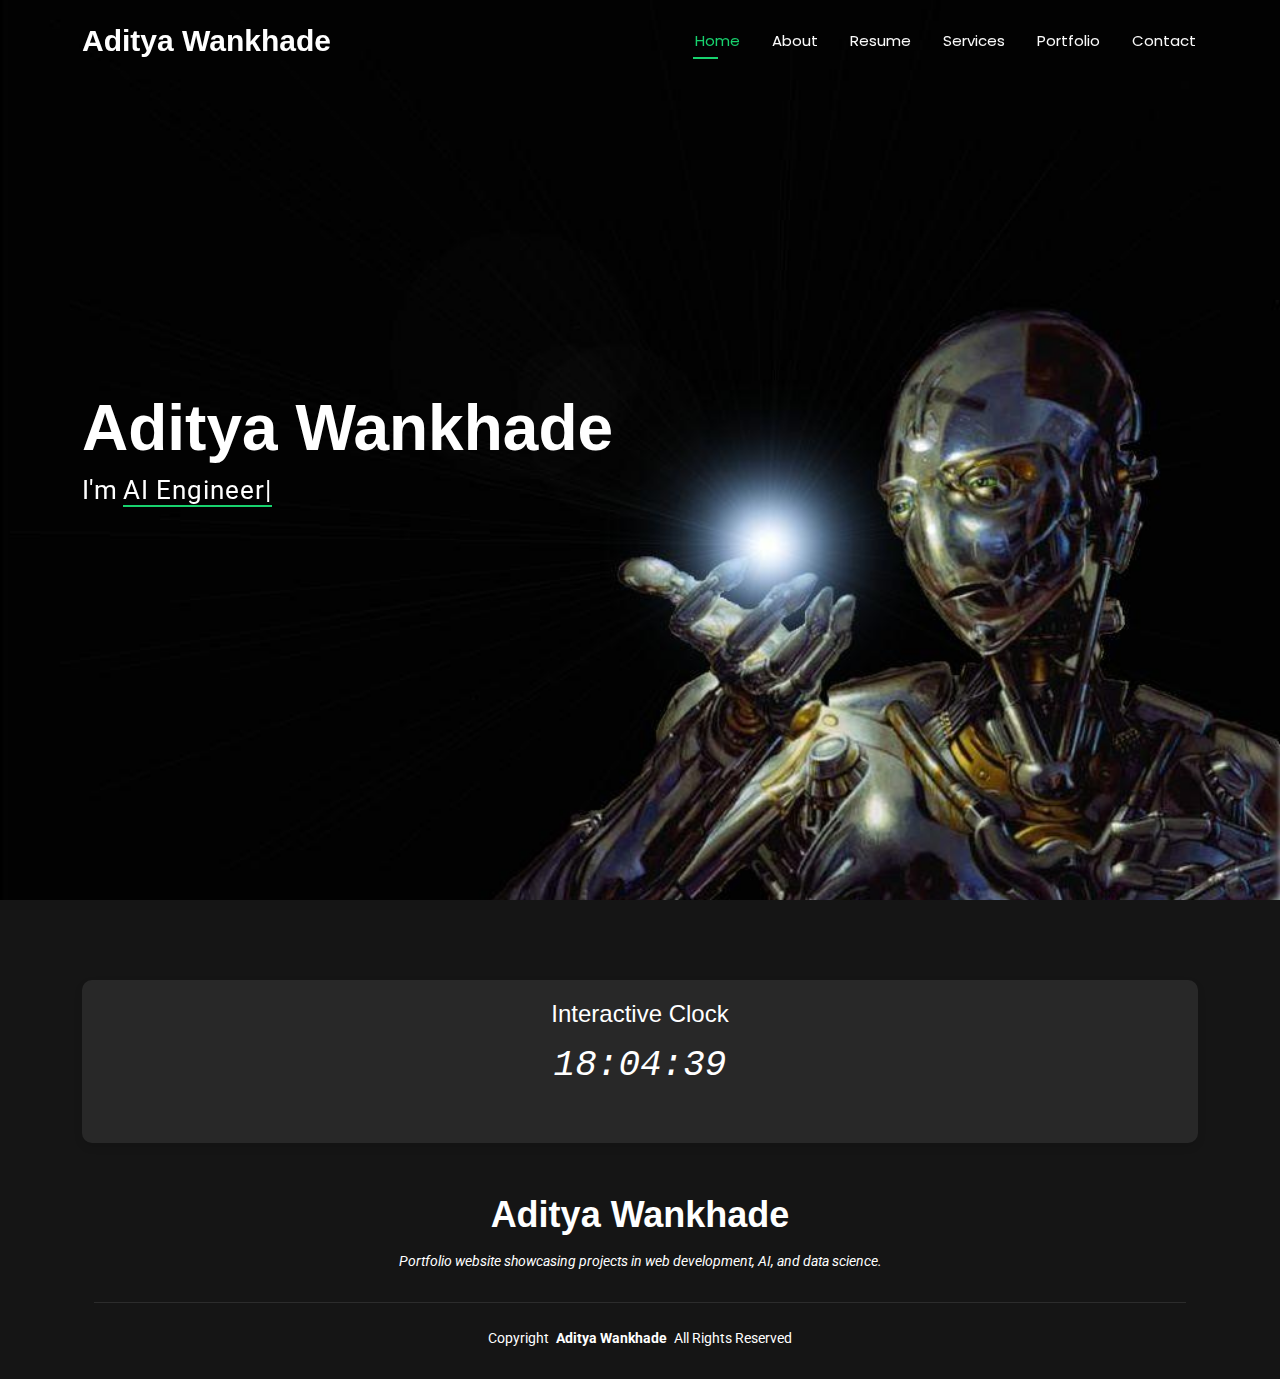
<file: index.html>
<!DOCTYPE html>
<html lang="en">

<head>
  <!-- Creator: Aditya Sahadeo Wankhade -->
  <meta charset="utf-8">
  <meta content="width=device-width, initial-scale=1.0" name="viewport">
  <title>Aditya Wankhade - Portfolio</title>
  <meta name="description" content="Portfolio of Aditya Wankhade, showcasing skills in web development, AI, and data science.">
  <meta name="keywords" content="Aditya Wankhade, Web Developer, AI Enthusiast, Data Scientist, Portfolio">

  <!-- Favicons -->
  <link href="assets/img/favicon.png" rel="icon">
  <link href="assets/img/apple-touch-icon.png" rel="apple-touch-icon">

  <!-- Fonts -->
  <link href="https://fonts.googleapis.com" rel="preconnect">
  <link href="https://fonts.gstatic.com" rel="preconnect" crossorigin>
  <link href="https://fonts.googleapis.com/css2?family=Roboto:wght@400;700&family=Poppins:wght@300;600&display=swap" rel="stylesheet">

  <!-- Vendor CSS Files -->
  <link href="assets/vendor/bootstrap/css/bootstrap.min.css" rel="stylesheet">
  <link href="assets/vendor/bootstrap-icons/bootstrap-icons.css" rel="stylesheet">
  <link href="assets/vendor/aos/aos.css" rel="stylesheet">
  <link href="assets/vendor/swiper/swiper-bundle.min.css" rel="stylesheet">
  <link href="assets/vendor/glightbox/css/glightbox.min.css" rel="stylesheet">

  <!-- Main CSS File -->
  <link href="assets/css/main.css" rel="stylesheet">
</head>

<body class="index-page">

  <header id="header" class="header d-flex align-items-center fixed-top">
    <div class="container-fluid container-xl position-relative d-flex align-items-center justify-content-between">

      <a href="index.html" class="logo d-flex align-items-center">
        <h1 class="sitename">Aditya Wankhade</h1>
      </a>

      <nav id="navmenu" class="navmenu">
        <ul>
          <li><a href="index.html" class="active">Home</a></li>
          <li><a href="about.html">About</a></li>
          <li><a href="resume.html">Resume</a></li>
          <li><a href="services.html">Services</a></li>
          <li><a href="portfolio.html">Portfolio</a></li>
          <li><a href="contact.html">Contact</a></li>
        </ul>
        <i class="mobile-nav-toggle d-xl-none bi bi-list"></i>
      </nav>

    </div>
  </header>

  <main class="main">

    <!-- Hero Section -->
    <section id="hero" class="hero section dark-background">

      <img src="assets/img/hero-bg.jpg" alt="Hero Background" data-aos="fade-in">


      <div class="container" data-aos="zoom-out" data-aos-delay="100">
        <h2>Aditya Wankhade</h2>
        <p>I'm <span class="typed" data-typed-items="AI Engineer, Web Developer, Student">AI Engineer</span><span class="typed-cursor typed-cursor--blink"></span></p>
      </div>

    </section><!-- /Hero Section -->

  </main>
  
  <footer id="footer" class="footer dark-background">
    <div class="container">
      <section class="interactive-clock-section">
        <h2>Interactive Clock</h2>
        <!-- Element to display the current time -->
        <p id="clock">Loading time...</p>
      </section>
      
      <h3 class="sitename">Aditya Wankhade</h3>
      <p>Portfolio website showcasing projects in web development, AI, and data science.</p>
      <div class="container">
        <div class="copyright">
          <span>Copyright</span> <strong class="px-1 sitename">Aditya Wankhade</strong> <span>All Rights Reserved</span>
        </div>
      </div>
    </div>
  </footer>

  <!-- Scroll Top -->
  <a href="#" id="scroll-top" class="scroll-top d-flex align-items-center justify-content-center"><i class="bi bi-arrow-up-short"></i></a>

  <!-- Preloader -->
  <div id="preloader"></div>

  <!-- Vendor JS Files -->
  <script src="assets/vendor/bootstrap/js/bootstrap.bundle.min.js"></script>
  <script src="assets/vendor/php-email-form/validate.js"></script>
  <script src="assets/vendor/aos/aos.js"></script>
  <script src="assets/vendor/typed.js/typed.umd.js"></script>
  <script src="assets/vendor/purecounter/purecounter_vanilla.js"></script>
  <script src="assets/vendor/waypoints/noframework.waypoints.js"></script>
  <script src="assets/vendor/swiper/swiper-bundle.min.js"></script>
  <script src="assets/vendor/glightbox/js/glightbox.min.js"></script>
  <script src="assets/vendor/imagesloaded/imagesloaded.pkgd.min.js"></script>
  <script src="assets/vendor/isotope-layout/isotope.pkgd.min.js"></script>

  <!-- Main JS File -->
  <script src="assets/js/main.js"></script>

</body>

</html>
</file>
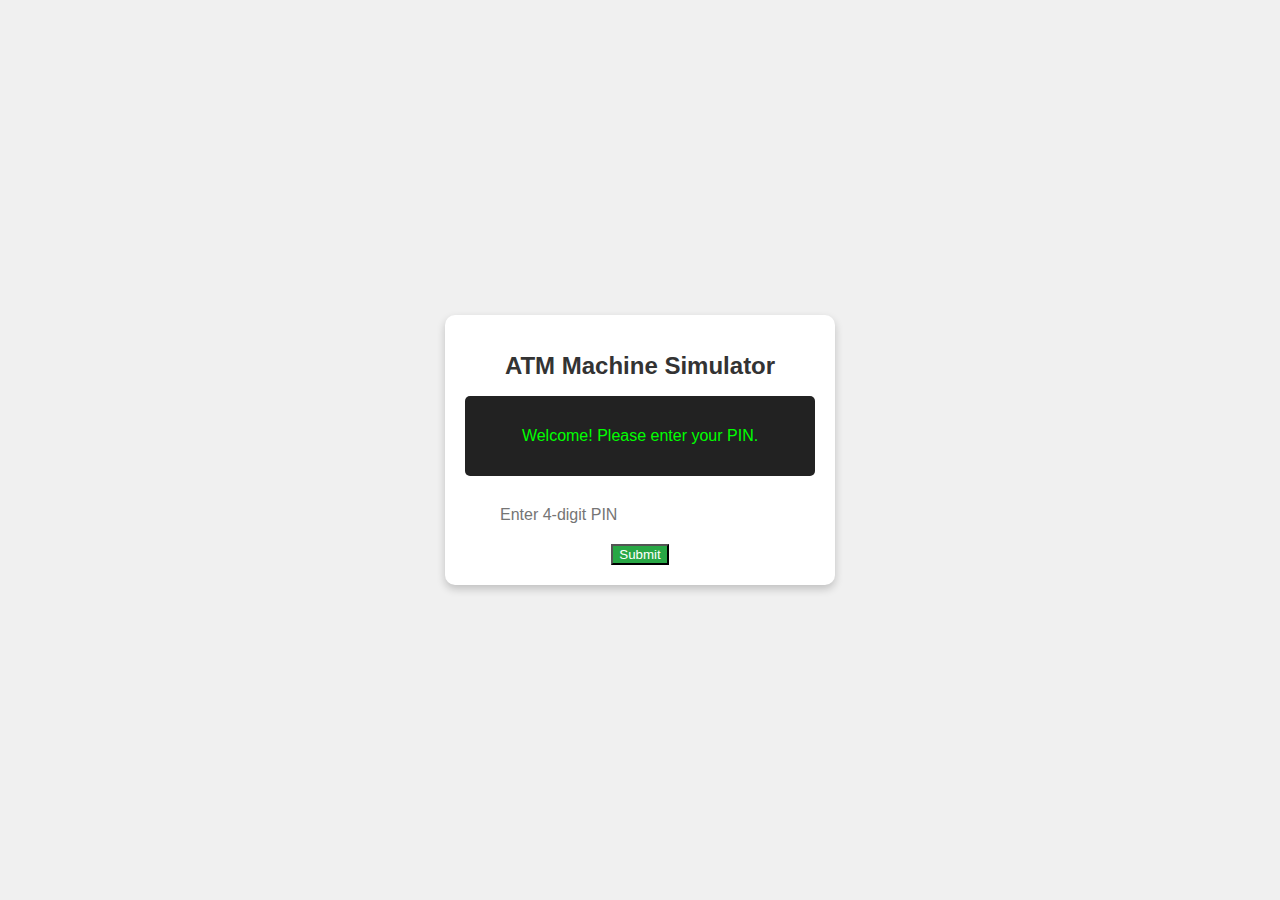
<file: script hw2/index.html>
<!DOCTYPE html>
<html lang="en">
<head>
    <meta charset="UTF-8">
    <meta name="viewport" content="width=device-width, initial-scale=1.0">
    <title>ATM Machine Simulator</title>
    <link rel="stylesheet" href="styles.css">
</head>
<body>
    <div class="atm-container">
        <h1>ATM Machine Simulator</h1>
        <div class="screen">
            <p id="screen-text">Welcome! Please enter your PIN.</p>
        </div>

        <!-- Input Section -->
        <div class="input-section">
            <input type="password" id="pin-input" placeholder="Enter 4-digit PIN" maxlength="4">
            <button onclick="enterPIN()">Submit</button>
        </div>

        <!-- Action Buttons -->
        <div class="actions" id="actions" style="display: none;">
            <button onclick="checkBalance()">Check Balance</button>
            <button onclick="deposit()">Deposit</button>
            <button onclick="withdraw()">Withdraw</button>
            <button onclick="exit()">Exit</button>
        </div>
        
        <!-- Hidden Deposit/Withdraw Form -->
        <div class="form-section" id="form-section" style="display: none;">
            <input type="number" id="amount-input" placeholder="Enter Amount">
            <button onclick="confirmTransaction()">Confirm</button>
            <button onclick="cancelTransaction()">Cancel</button>
        </div>
    </div>

    <script src="script.js"></script>
</body>
</html>
</file>
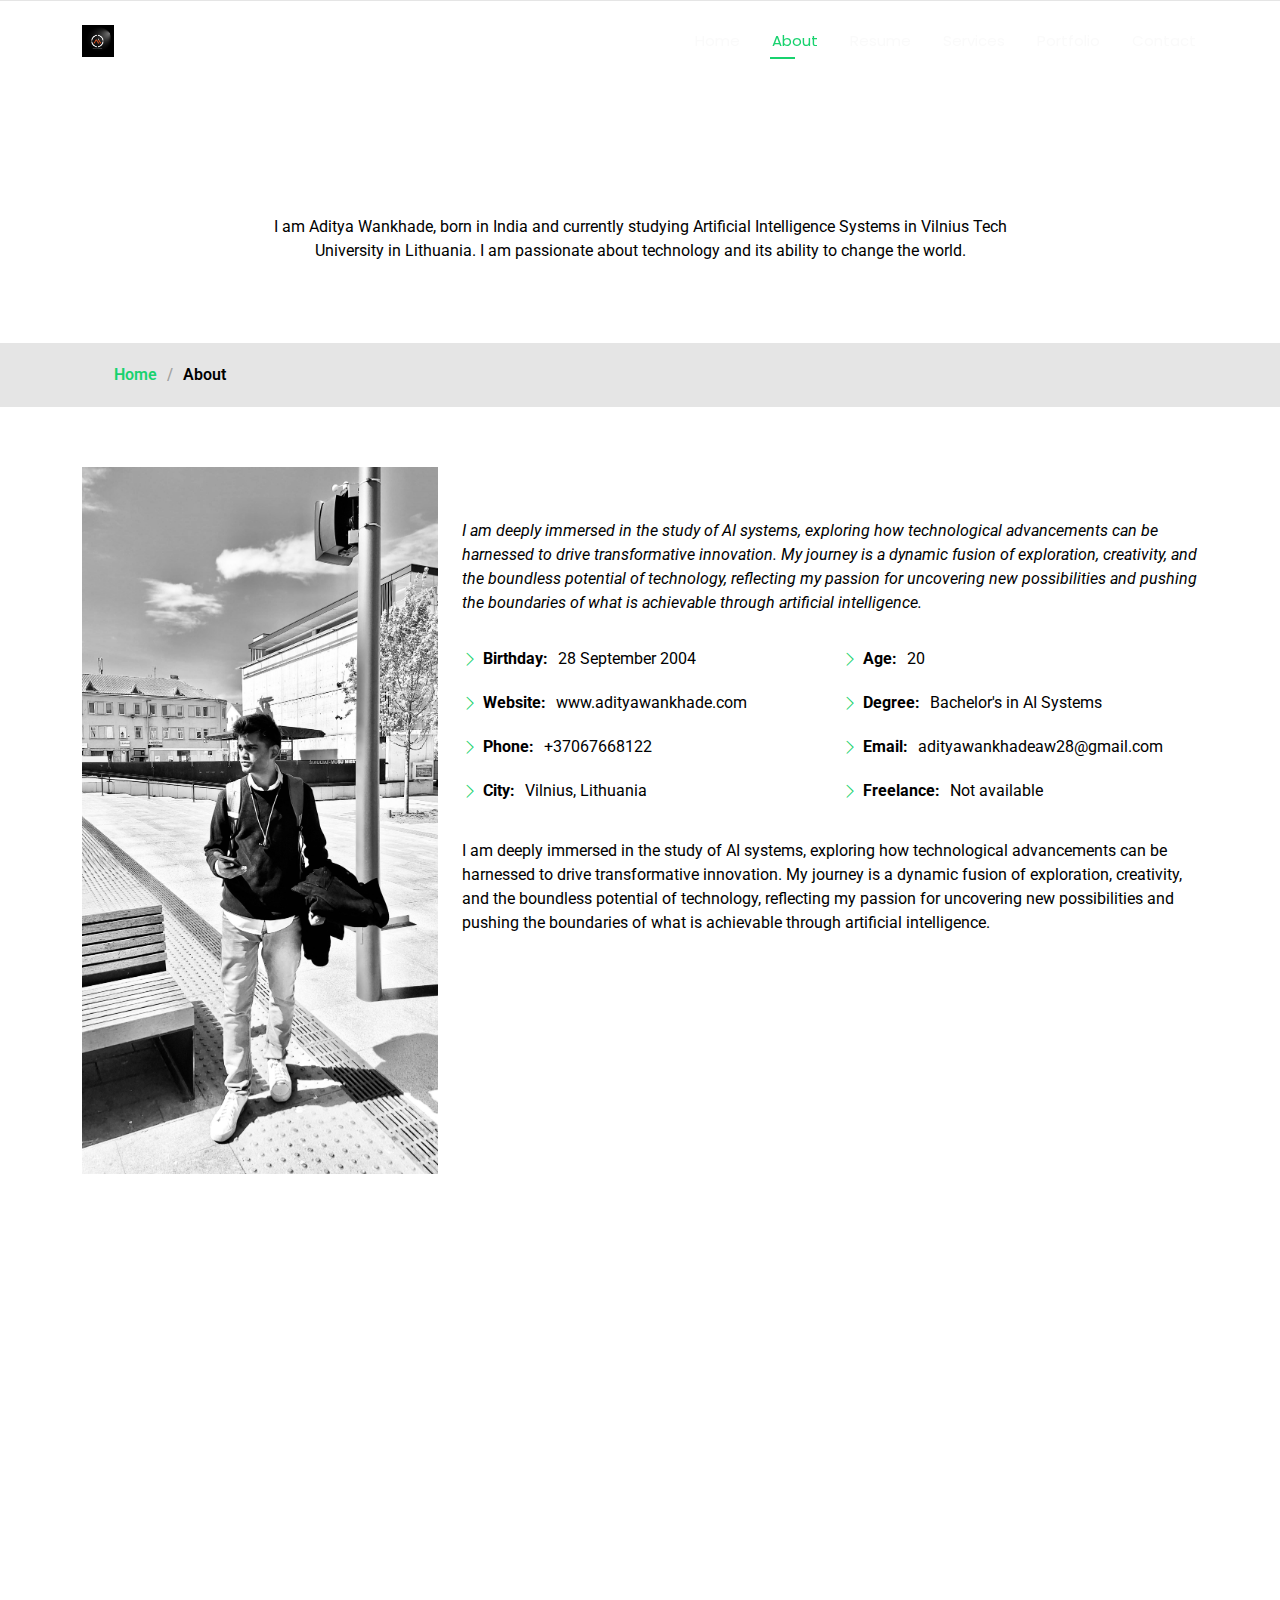
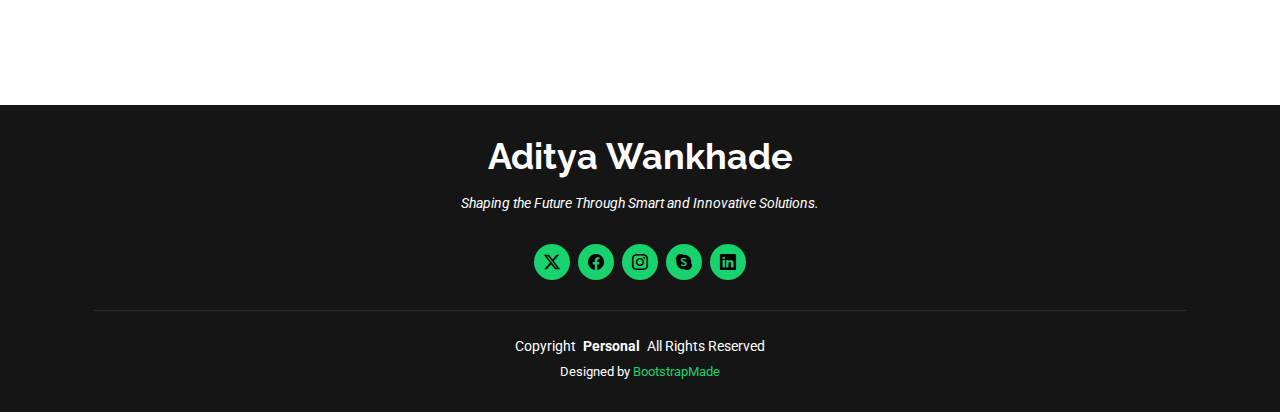
<file: about.html>
<!DOCTYPE html>
<html lang="en">

<head>
  <meta charset="utf-8">
  <meta content="width=device-width, initial-scale=1.0" name="viewport">
  <title>Aditya Wankhade - Portfolio</title>
  <meta name="description" content="">
  <meta name="keywords" content="">

  <!-- Favicons -->
  <link href="assets/img/favicon.png" rel="icon">
  <link href="assets/img/apple-touch-icon.png" rel="apple-touch-icon">

  <!-- Fonts -->
  <link href="https://fonts.googleapis.com" rel="preconnect">
  <link href="https://fonts.gstatic.com" rel="preconnect" crossorigin>
  <link href="https://fonts.googleapis.com/css2?family=Roboto:ital,wght@0,100;0,300;0,400;0,500;0,700;0,900;1,100;1,300;1,400;1,500;1,700;1,900&family=Poppins:ital,wght@0,100;0,200;0,300;0,400;0,500;0,600;0,700;0,800;0,900;1,100;1,200;1,300;1,400;1,500;1,600;1,700;1,800;1,900&family=Raleway:ital,wght@0,100;0,200;0,300;0,400;0,500;0,600;0,700;0,800;0,900;1,100;1,200;1,300;1,400;1,500;1,600;1,700;1,800;1,900&display=swap" rel="stylesheet">

  <!-- Vendor CSS Files -->
  <link href="assets/vendor/bootstrap/css/bootstrap.min.css" rel="stylesheet">
  <link href="assets/vendor/bootstrap-icons/bootstrap-icons.css" rel="stylesheet">
  <link href="assets/vendor/aos/aos.css" rel="stylesheet">
  <link href="assets/vendor/swiper/swiper-bundle.min.css" rel="stylesheet">
  <link href="assets/vendor/glightbox/css/glightbox.min.css" rel="stylesheet">

  <!-- Main CSS File -->
  <link href="assets/css/main.css" rel="stylesheet">

  <!-- =======================================================
  * Template Name: Personal
  * Template URL: https://bootstrapmade.com/personal-free-resume-bootstrap-template/
  * Updated: Nov 04 2024 with Bootstrap v5.3.3
  * Author: BootstrapMade.com
  * License: https://bootstrapmade.com/license/
  ======================================================== -->
</head>

<body class="about-page">

  <header id="header" class="header d-flex align-items-center fixed-top">
    <div class="container-fluid container-xl position-relative d-flex align-items-center justify-content-between">

      <a href="index.html" class="logo d-flex align-items-center">
        <!-- Uncomment the line below if you also wish to use an image logo -->
        <img src="assets/img/logo.jpg" alt="logo">
        <h1 class="sitename">Aditya Wankhade</h1>
      </a>

      <nav id="navmenu" class="navmenu">
        <ul>
          <li><a href="index.html">Home</a></li>
          <li><a href="about.html" class="active">About</a></li>
          <li><a href="resume.html">Resume</a></li>
          <li><a href="services.html">Services</a></li>
          <li><a href="portfolio.html">Portfolio</a></li>
          <li><a href="contact.html">Contact</a></li>
        </ul>
        <i class="mobile-nav-toggle d-xl-none bi bi-list"></i>
      </nav>

    </div>
  </header>

  <main class="main">
<!-- Page Title -->
<div class="page-title" data-aos="fade">
  <div class="heading">
    <div class="container">
      <div class="row d-flex justify-content-center text-center">
        <div class="col-lg-8">
          <h1>About Me</h1>
          <p class="mb-0">I am Aditya Wankhade, born in India and currently studying Artificial Intelligence Systems in Vilnius Tech University in Lithuania. I am passionate about technology and its ability to change the world.</p>
        </div>
      </div>
    </div>
  </div>
  <nav class="breadcrumbs">
    <div class="container">
      <ol>
        <li><a href="index.html">Home</a></li>
        <li class="current">About</li>
      </ol>
    </div>
  </nav>
</div><!-- End Page Title -->

<!-- About Section -->
<section id="about" class="about section">

  <div class="container" data-aos="fade-up" data-aos-delay="100">

    <div class="row gy-4 justify-content-center">
      <div class="col-lg-4">
        <img src="assets/img/profile-img.jpg" class="img-fluid" alt="Aditya Wankhade">
      </div>
      <div class="col-lg-8 content">
        <h2>AI Systems Enthusiast</h2>
        <p class="fst-italic py-3">
          
I am deeply immersed in the study of AI systems, exploring how technological advancements can be harnessed to drive transformative innovation. My journey is a dynamic fusion of exploration, creativity, and the boundless potential of technology, reflecting my passion for uncovering new possibilities and pushing the boundaries of what is achievable through artificial intelligence.
        </p>
        <div class="row">
          <div class="col-lg-6">
            <ul>
              <li><i class="bi bi-chevron-right"></i> <strong>Birthday:</strong> <span>28 September 2004</span></li>
              <li><i class="bi bi-chevron-right"></i> <strong>Website:</strong> <span>www.adityawankhade.com</span></li>
              <li><i class="bi bi-chevron-right"></i> <strong>Phone:</strong> <span>+37067668122</span></li>
              <li><i class="bi bi-chevron-right"></i> <strong>City:</strong> <span>Vilnius, Lithuania</span></li>
            </ul>
          </div>
          <div class="col-lg-6">
            <ul>
              <li><i class="bi bi-chevron-right"></i> <strong>Age:</strong> <span>20</span></li>
              <li><i class="bi bi-chevron-right"></i> <strong>Degree:</strong> <span>Bachelor's in AI Systems</span></li>
              <li><i class="bi bi-chevron-right"></i> <strong>Email:</strong> <span>adityawankhadeaw28@gmail.com</span></li>
              <li><i class="bi bi-chevron-right"></i> <strong>Freelance:</strong> <span>Not available</span></li>
            </ul>
          </div>
        </div>
        <p class="py-3">
          
I am deeply immersed in the study of AI systems, exploring how technological advancements can be harnessed to drive transformative innovation. My journey is a dynamic fusion of exploration, creativity, and the boundless potential of technology, reflecting my passion for uncovering new possibilities and pushing the boundaries of what is achievable through artificial intelligence.
        </p>
      </div>
    </div>

  </div>

</section><!-- /About Section -->

<!-- Skills Section -->
<section id="skills" class="skills section">

  <!-- Section Title -->
  <div class="container section-title" data-aos="fade-up">
    <h2>Skills</h2>
    <div><span>My</span> <span class="description-title">Skills</span></div>
  </div><!-- End Section Title -->

  <div class="container" data-aos="fade-up" data-aos-delay="100">

    <div class="row skills-content skills-animation">

      <div class="col-lg-6">

        <div class="progress">
          <span class="skill"><span>HTML</span> <i class="val">100%</i></span>
          <div class="progress-bar-wrap">
            <div class="progress-bar" role="progressbar" aria-valuenow="100" aria-valuemin="0" aria-valuemax="100"></div>
          </div>
        </div><!-- End Skills Item -->

        <div class="progress">
          <span class="skill"><span>CSS</span> <i class="val">90%</i></span>
          <div class="progress-bar-wrap">
            <div class="progress-bar" role="progressbar" aria-valuenow="90" aria-valuemin="0" aria-valuemax="100"></div>
          </div>
        </div><!-- End Skills Item -->

        <div class="progress">
          <span class="skill"><span>JavaScript</span> <i class="val">75%</i></span>
          <div class="progress-bar-wrap">
            <div class="progress-bar" role="progressbar" aria-valuenow="75" aria-valuemin="0" aria-valuemax="100"></div>
          </div>
        </div><!-- End Skills Item -->

        <div class="progress">
          <span class="skill"><span>Python</span> <i class="val">85%</i></span>
          <div class="progress-bar-wrap">
            <div class="progress-bar" role="progressbar" aria-valuenow="85" aria-valuemin="0" aria-valuemax="100"></div>
          </div>
        </div><!-- End Skills Item -->

      </div>

      <div class="col-lg-6">

        <div class="progress">
          <span class="skill"><span>MATLAB</span> <i class="val">80%</i></span>
          <div class="progress-bar-wrap">
            <div class="progress-bar" role="progressbar" aria-valuenow="80" aria-valuemin="0" aria-valuemax="100"></div>
          </div>
        </div><!-- End Skills Item -->

        <div class="progress">
          <span class="skill"><span>SQL</span> <i class="val">75%</i></span>
          <div class="progress-bar-wrap">
            <div class="progress-bar" role="progressbar" aria-valuenow="75" aria-valuemin="0" aria-valuemax="100"></div>
          </div>
        </div><!-- End Skills Item -->

        <div class="progress">
          <span class="skill"><span>Machine Learning</span> <i class="val">70%</i></span>
          <div class="progress-bar-wrap">
            <div class="progress-bar" role="progressbar" aria-valuenow="70" aria-valuemin="0" aria-valuemax="100"></div>
          </div>
        </div><!-- End Skills Item -->

      </div>

    </div>

  </div>

</section><!-- /Skills Section -->

  </main>

  <footer id="footer" class="footer dark-background">
    <div class="container">
      <h3 class="sitename">Aditya Wankhade</h3>
      <p>Shaping the Future Through Smart and Innovative Solutions.</p>
      <div class="social-links d-flex justify-content-center">
        <a href=""><i class="bi bi-twitter-x"></i></a>
        <a href="https://www.facebook.com/profile.php?id=61554760979949"><i class="bi bi-facebook"></i></a>
        <a href="https://www.instagram.com/aditya.aw10/?hl=en"><i class="bi bi-instagram"></i></a>
        <a href=""><i class="bi bi-skype"></i></a>
        <a href="https://www.linkedin.com/in/aditya-wankhade-36175a2a5/"><i class="bi bi-linkedin"></i></a>
      </div>
      <div class="container">
        <div class="copyright">
          <span>Copyright</span> <strong class="px-1 sitename">Personal</strong> <span>All Rights Reserved</span>
        </div>
        <div class="credits">
          <!-- All the links in the footer should remain intact. -->
          <!-- You can delete the links only if you've purchased the pro version. -->
          <!-- Licensing information: https://bootstrapmade.com/license/ -->
          <!-- Purchase the pro version with working PHP/AJAX contact form: [buy-url] -->
          Designed by <a href="https://bootstrapmade.com/">BootstrapMade</a>
        </div>
      </div>
    </div>
  </footer>

  <!-- Scroll Top -->
  <a href="#" id="scroll-top" class="scroll-top d-flex align-items-center justify-content-center"><i class="bi bi-arrow-up-short"></i></a>

  <!-- Preloader -->
  <div id="preloader"></div>

  <!-- Vendor JS Files -->
  <script src="assets/vendor/bootstrap/js/bootstrap.bundle.min.js"></script>
  <script src="assets/vendor/php-email-form/validate.js"></script>
  <script src="assets/vendor/aos/aos.js"></script>
  <script src="assets/vendor/typed.js/typed.umd.js"></script>
  <script src="assets/vendor/purecounter/purecounter_vanilla.js"></script>
  <script src="assets/vendor/waypoints/noframework.waypoints.js"></script>
  <script src="assets/vendor/swiper/swiper-bundle.min.js"></script>
  <script src="assets/vendor/glightbox/js/glightbox.min.js"></script>
  <script src="assets/vendor/imagesloaded/imagesloaded.pkgd.min.js"></script>
  <script src="assets/vendor/isotope-layout/isotope.pkgd.min.js"></script>

  <!-- Main JS File -->
  <script src="assets/js/main.js"></script>

</body>

</html>
</file>
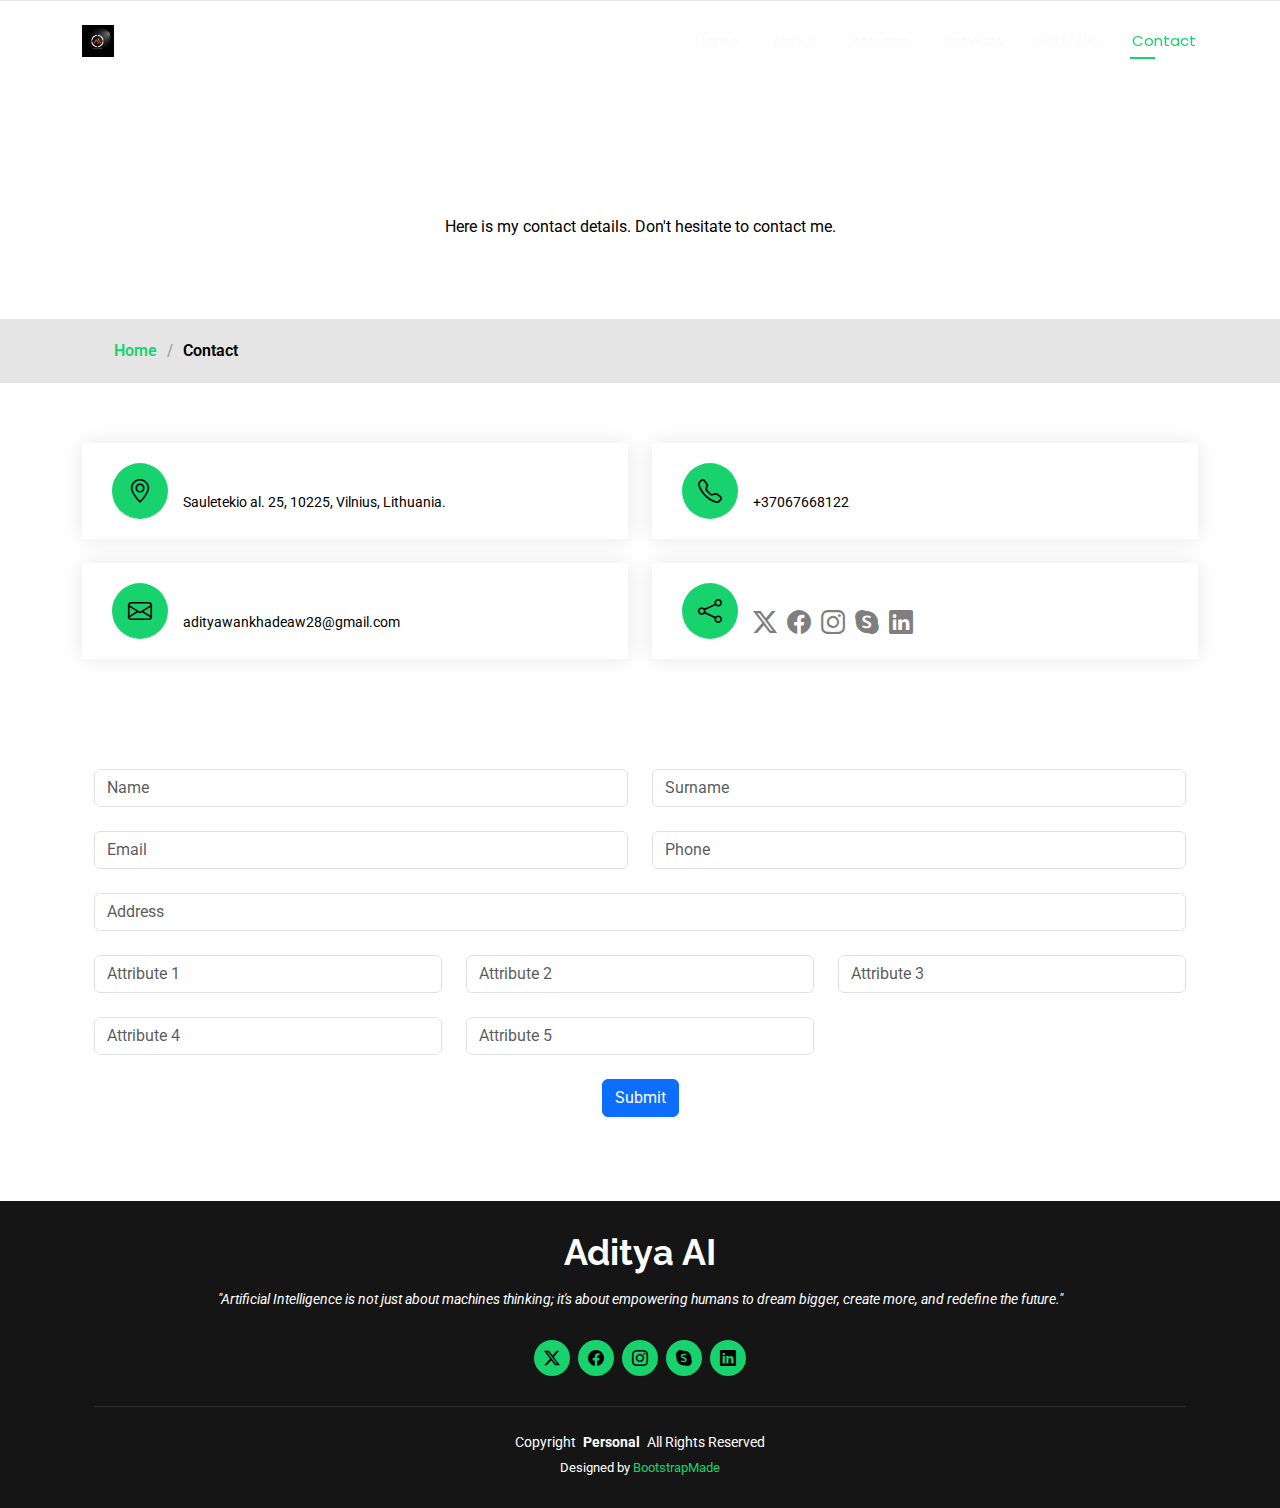
<file: contact.html>
<!DOCTYPE html>
<html lang="en">

<head>
  <meta charset="utf-8">
  <meta content="width=device-width, initial-scale=1.0" name="viewport">
  <title>Contact - Aditya AI </title>
  <meta name="description" content="">
  <meta name="keywords" content="">

  <!-- Favicons -->
  <link href="assets/img/favicon.png" rel="icon">
  <link href="assets/img/apple-touch-icon.png" rel="apple-touch-icon">

  <!-- Fonts -->
  <link href="https://fonts.googleapis.com" rel="preconnect">
  <link href="https://fonts.gstatic.com" rel="preconnect" crossorigin>
  <link href="https://fonts.googleapis.com/css2?family=Roboto:ital,wght@0,100;0,300;0,400;0,500;0,700;0,900;1,100;1,300;1,400;1,500;1,700;1,900&family=Poppins:ital,wght@0,100;0,200;0,300;0,400;0,500;0,600;0,700;0,800;0,900;1,100;1,200;1,300;1,400;1,500;1,600;1,700;1,800;1,900&family=Raleway:ital,wght@0,100;0,200;0,300;0,400;0,500;0,600;0,700;0,800;0,900;1,100;1,200;1,300;1,400;1,500;1,600;1,700;1,800;1,900&display=swap" rel="stylesheet">

  <!-- Vendor CSS Files -->
  <link href="assets/vendor/bootstrap/css/bootstrap.min.css" rel="stylesheet">
  <link href="assets/vendor/bootstrap-icons/bootstrap-icons.css" rel="stylesheet">
  <link href="assets/vendor/aos/aos.css" rel="stylesheet">
  <link href="assets/vendor/swiper/swiper-bundle.min.css" rel="stylesheet">
  <link href="assets/vendor/glightbox/css/glightbox.min.css" rel="stylesheet">

  <!-- Main CSS File -->
  <link href="assets/css/main.css" rel="stylesheet">

  <!-- =======================================================
  * Template Name: Personal
  * Template URL: https://bootstrapmade.com/personal-free-resume-bootstrap-template/
  * Updated: Nov 04 2024 with Bootstrap v5.3.3
  * Author: BootstrapMade.com
  * License: https://bootstrapmade.com/license/
  ======================================================== -->
</head>

<body class="contact-page">

  <header id="header" class="header d-flex align-items-center fixed-top">
    <div class="container-fluid container-xl position-relative d-flex align-items-center justify-content-between">

      <a href="index.html" class="logo d-flex align-items-center">
        <!-- Uncomment the line below if you also wish to use an image logo -->
        <img src="assets/img/logo.jpg" alt="logo">
        <h1 class="sitename">Aditya AI</h1>
      </a>

      <nav id="navmenu" class="navmenu">
        <ul>
          <li><a href="index.html">Home</a></li>
          <li><a href="about.html">About</a></li>
          <li><a href="resume.html">Resume</a></li>
          <li><a href="services.html">Services</a></li>
          <li><a href="portfolio.html">Portfolio</a></li>
          <li><a href="contact.html" class="active">Contact</a></li>
        </ul>
        <i class="mobile-nav-toggle d-xl-none bi bi-list"></i>
      </nav>

    </div>
  </header>

  <main class="main">

    <!-- Page Title -->
    <div class="page-title" data-aos="fade">
      <div class="heading">
        <div class="container">
          <div class="row d-flex justify-content-center text-center">
            <div class="col-lg-8">
              <h1>Contact</h1>
              <p class="mb-0">Here is my contact details. Don't hesitate to contact me.</p>
            </div>
          </div>
        </div>
      </div>
      <nav class="breadcrumbs">
        <div class="container">
          <ol>
            <li><a href="index.html">Home</a></li>
            <li class="current">Contact</li>
          </ol>
        </div>
      </nav>
    </div><!-- End Page Title -->

    <!-- Contact Section -->
    <section id="contact" class="contact section">

      <div class="container" data-aos="fade-up" data-aos-delay="100">

        <div class="row gy-4">

          <div class="col-md-6">
            <div class="info-item d-flex align-items-center" data-aos="fade-up" data-aos-delay="200">
              <i class="icon bi bi-geo-alt flex-shrink-0"></i>
              <div>
                <h3>Address</h3>
                <p>Sauletekio al. 25, 10225, Vilnius, Lithuania.</p>
              </div>
            </div>
          </div><!-- End Info Item -->

          <div class="col-md-6">
            <div class="info-item d-flex align-items-center" data-aos="fade-up" data-aos-delay="300">
              <i class="icon bi bi-telephone flex-shrink-0"></i>
              <div>
                <h3>Call Me</h3>
                <p>+37067668122</p>
              </div>
            </div>
          </div><!-- End Info Item -->

          <div class="col-md-6">
            <div class="info-item d-flex align-items-center" data-aos="fade-up" data-aos-delay="400">
              <i class="icon bi bi-envelope flex-shrink-0"></i>
              <div>
                <h3>Email Us</h3>
                <p>adityawankhadeaw28@gmail.com</p>
              </div>
            </div>
          </div><!-- End Info Item -->

          <div class="col-md-6">
            <div class="info-item d-flex align-items-center" data-aos="fade-up" data-aos-delay="500">
              <i class="icon bi bi-share flex-shrink-0"></i>
              <div>
                <h3>Social Profiles</h3>
                <div class="social-links">
                  <a href="#"><i class="bi bi-twitter-x"></i></a>
                  <a href="https://www.facebook.com/profile.php?id=61554760979949"><i class="bi bi-facebook"></i></a>
                  <a href="https://www.instagram.com/aditya.aw10/?hl=en"><i class="bi bi-instagram"></i></a>
                  <a href="#"><i class="bi bi-skype"></i></a>
                  <a href="https://www.linkedin.com/in/aditya-wankhade-36175a2a5/"><i class="bi bi-linkedin"></i></a>
                </div>
              </div>
            </div>
          </div><!-- End Info Item -->

        </div>
        <div class="container mt-5">
          <h2 class="text-center mb-4">Contact Form</h2>
        <form id="contact-form">
          <div class="row gy-4">
            <div class="col-md-6">
              <input type="text" id="name" class="form-control" placeholder="Name" required />
            </div>
            <div class="col-md-6">
              <input type="text" id="surname" class="form-control" placeholder="Surname" required />
            </div>
            <div class="col-md-6">
              <input type="email" id="email" class="form-control" placeholder="Email" required />
            </div>
            <div class="col-md-6">
              <input type="text" id="phone" class="form-control" placeholder="Phone" required />
            </div>
            <div class="col-md-12">
              <input type="text" id="address" class="form-control" placeholder="Address" required />
            </div>
            <div class="col-md-4">
              <input type="number" id="attr1" class="form-control" placeholder="Attribute 1" required />
            </div>
            <div class="col-md-4">
              <input type="number" id="attr2" class="form-control" placeholder="Attribute 2" required />
            </div>
            <div class="col-md-4">
              <input type="number" id="attr3" class="form-control" placeholder="Attribute 3" required />
            </div>
            <div class="col-md-4">
              <input type="number" id="attr4" class="form-control" placeholder="Attribute 4" required />
            </div>
            <div class="col-md-4">
              <input type="number" id="attr5" class="form-control" placeholder="Attribute 5" required />
            </div>
            <div class="col-md-12 text-center">
              <button type="submit" id="submit-button" class="btn btn-primary">Submit</button>
            </div>
          </div>
        </form>
        <div id="result-section" class="mt-4"></div>
        
        </form><!-- End Contact Form -->
      </div>

    </section><!-- /Contact Section -->

  </main>

  <footer id="footer" class="footer dark-background">
    <div class="container">
      <h3 class="sitename">Aditya AI</h3>
      <p>"Artificial Intelligence is not just about machines thinking; it's about empowering humans to dream bigger, create more, and redefine the future."</p>
      <div class="social-links d-flex justify-content-center">
        <a href=""><i class="bi bi-twitter-x"></i></a>
        <a href="https://www.facebook.com/profile.php?id=61554760979949"><i class="bi bi-facebook"></i></a>
        <a href="https://www.instagram.com/aditya.aw10/?hl=en"><i class="bi bi-instagram"></i></a>
        <a href=""><i class="bi bi-skype"></i></a>
        <a href="https://www.linkedin.com/in/aditya-wankhade-36175a2a5/"><i class="bi bi-linkedin"></i></a>
      </div>
      <div class="container">
        <div class="copyright">
          <span>Copyright</span> <strong class="px-1 sitename">Personal</strong> <span>All Rights Reserved</span>
        </div>
        <div class="credits">
          <!-- All the links in the footer should remain intact. -->
          <!-- You can delete the links only if you've purchased the pro version. -->
          <!-- Licensing information: https://bootstrapmade.com/license/ -->
          <!-- Purchase the pro version with working PHP/AJAX contact form: [buy-url] -->
          Designed by <a href="https://bootstrapmade.com/">BootstrapMade</a>
        </div>
      </div>
    </div>
  </footer>

  <!-- Scroll Top -->
  <a href="#" id="scroll-top" class="scroll-top d-flex align-items-center justify-content-center"><i class="bi bi-arrow-up-short"></i></a>

  <!-- Preloader -->
  <div id="preloader"></div>

  <!-- Vendor JS Files -->
  <script src="assets/vendor/bootstrap/js/bootstrap.bundle.min.js"></script>
  <script src="assets/vendor/php-email-form/validate.js"></script>
  <script src="assets/vendor/aos/aos.js"></script>
  <script src="assets/vendor/typed.js/typed.umd.js"></script>
  <script src="assets/vendor/purecounter/purecounter_vanilla.js"></script>
  <script src="assets/vendor/waypoints/noframework.waypoints.js"></script>
  <script src="assets/vendor/swiper/swiper-bundle.min.js"></script>
  <script src="assets/vendor/glightbox/js/glightbox.min.js"></script>
  <script src="assets/vendor/imagesloaded/imagesloaded.pkgd.min.js"></script>
  <script src="assets/vendor/isotope-layout/isotope.pkgd.min.js"></script>

  <!-- Main JS File -->
  <script src="assets/js/main.js"></script>

</body>

</html>
</file>
<file: assets/css/main.css>
:root {
  --background-color-light: #ffffff;
  --text-color-light: #000000;
  --background-color-dark: #1a1a1a;
  --text-color-dark: #ffffff;
}

body.light-mode {
  --background-color: var(--background-color-light);
  --default-color: var(--text-color-light);
}

body.dark-mode {
  --background-color: var(--background-color-dark);
  --default-color: var(--text-color-dark);
}
/**
* Template Name: Personal
* Template URL: https://bootstrapmade.com/personal-free-resume-bootstrap-template/
* Updated: Nov 04 2024 with Bootstrap v5.3.3
* Author: BootstrapMade.com
* License: https://bootstrapmade.com/license/
*/

/*--------------------------------------------------------------
# Font & Color Variables
# Help: https://bootstrapmade.com/color-system/
--------------------------------------------------------------*/
/* Fonts */
:root {
  --default-font: "Roboto",  system-ui, -apple-system, "Segoe UI", Roboto, "Helvetica Neue", Arial, "Noto Sans", "Liberation Sans", sans-serif, "Apple Color Emoji", "Segoe UI Emoji", "Segoe UI Symbol", "Noto Color Emoji";
  --heading-font: "Raleway",  sans-serif;
  --nav-font: "Poppins",  sans-serif;
}

/* Global Colors - The following color variables are used throughout the website. Updating them here will change the color scheme of the entire website */
:root { 
  --background-color: #000000; /* Background color for the entire website, including individual sections */
  --default-color: #fafafa; /* Default color used for the majority of the text content across the entire website */
  --heading-color: #ffffff; /* Color for headings, subheadings and title throughout the website */
  --accent-color: #18d26e; /* Accent color that represents your brand on the website. It's used for buttons, links, and other elements that need to stand out */
  --surface-color: #1a1a1a; /* The surface color is used as a background of boxed elements within sections, such as cards, icon boxes, or other elements that require a visual separation from the global background. */
  --contrast-color: #000000; /* Contrast color for text, ensuring readability against backgrounds of accent, heading, or default colors. */
}

/* Nav Menu Colors - The following color variables are used specifically for the navigation menu. They are separate from the global colors to allow for more customization options */
:root {
  --nav-color: #fafafa;  /* The default color of the main navmenu links */
  --nav-hover-color: #18d26e; /* Applied to main navmenu links when they are hovered over or active */
  --nav-mobile-background-color: #1a1a1a; /* Used as the background color for mobile navigation menu */
  --nav-dropdown-background-color: #1a1a1a; /* Used as the background color for dropdown items that appear when hovering over primary navigation items */
  --nav-dropdown-color: #fafafa; /* Used for navigation links of the dropdown items in the navigation menu. */
  --nav-dropdown-hover-color: #18d26e; /* Similar to --nav-hover-color, this color is applied to dropdown navigation links when they are hovered over. */
}

/* Color Presets - These classes override global colors when applied to any section or element, providing reuse of the sam color scheme. */

.light-background {
  --background-color: #1a1a1a;
  --surface-color: #343434;
}

.dark-background {
  --background-color: rgba(15, 15, 15, 0.975);
  --default-color: #ffffff;
  --heading-color: #ffffff;
  --surface-color: #292929f9;
  --contrast-color: #000000;
}

/* Smooth scroll */
:root {
  scroll-behavior: smooth;
}

/*--------------------------------------------------------------
# General Styling & Shared Classes
--------------------------------------------------------------*/
body {
  color: var(--default-color);
  background-color: var(--background-color);
  font-family: var(--default-font);
}

a {
  color: var(--accent-color);
  text-decoration: none;
  transition: 0.3s;
}

a:hover {
  color: color-mix(in srgb, var(--accent-color), transparent 25%);
  text-decoration: none;
}

h1,
h2,
h3,
h4,
h5,
h6 {
  color: var(--heading-color);
  font-family: var(--heading-font);
}

/* PHP Email Form Messages
------------------------------*/
.php-email-form .error-message {
  display: none;
  background: #df1529;
  color: #ffffff;
  text-align: left;
  padding: 15px;
  margin-bottom: 24px;
  font-weight: 600;
}

.php-email-form .sent-message {
  display: none;
  color: #ffffff;
  background: #059652;
  text-align: center;
  padding: 15px;
  margin-bottom: 24px;
  font-weight: 600;
}

.php-email-form .loading {
  display: none;
  background: var(--surface-color);
  text-align: center;
  padding: 15px;
  margin-bottom: 24px;
}

.php-email-form .loading:before {
  content: "";
  display: inline-block;
  border-radius: 50%;
  width: 24px;
  height: 24px;
  margin: 0 10px -6px 0;
  border: 3px solid var(--accent-color);
  border-top-color: var(--surface-color);
  animation: php-email-form-loading 1s linear infinite;
}

@keyframes php-email-form-loading {
  0% {
    transform: rotate(0deg);
  }

  100% {
    transform: rotate(360deg);
  }
}

/*--------------------------------------------------------------
# Global Header
--------------------------------------------------------------*/
.header {
  --background-color: rgba(0, 0, 0, 0);
  color: var(--default-color);
  background-color: var(--background-color);
  padding: 15px 0;
  transition: all 0.5s;
  z-index: 997;
}

.header .logo {
  line-height: 1;
}

.header .logo img {
  max-height: 32px;
  margin-right: 8px;
}

.header .logo h1 {
  font-size: 30px;
  margin: 0;
  font-weight: 700;
  color: var(--heading-color);
}

.scrolled .header {
  box-shadow: 0px 0 18px rgba(0, 0, 0, 0.1);
}

/* Global Header on Scroll
------------------------------*/
.scrolled .header {
  --background-color: rgba(0, 0, 0, 0.8);
}

/*--------------------------------------------------------------
# Navigation Menu
--------------------------------------------------------------*/
/* Desktop Navigation */
@media (min-width: 1200px) {
  .navmenu {
    padding: 0;
  }

  .navmenu ul {
    margin: 0;
    padding: 0;
    display: flex;
    list-style: none;
    align-items: center;
  }

  .navmenu li {
    position: relative;
  }

  .navmenu>ul>li {
    white-space: nowrap;
    padding: 15px 14px;
  }

  .navmenu>ul>li:last-child {
    padding-right: 0;
  }

  .navmenu a,
  .navmenu a:focus {
    color: var(--nav-color);
    font-size: 15px;
    padding: 0 2px;
    font-family: var(--nav-font);
    font-weight: 400;
    display: flex;
    align-items: center;
    justify-content: space-between;
    white-space: nowrap;
    transition: 0.3s;
    position: relative;
  }

  .navmenu a i,
  .navmenu a:focus i {
    font-size: 12px;
    line-height: 0;
    margin-left: 5px;
    transition: 0.3s;
  }

  .navmenu>ul>li>a:before {
    content: "";
    position: absolute;
    height: 2px;
    bottom: -6px;
    left: 0;
    background-color: var(--nav-hover-color);
    visibility: hidden;
    width: 0px;
    transition: all 0.3s ease-in-out 0s;
  }

  .navmenu a:hover:before,
  .navmenu li:hover>a:before,
  .navmenu .active:before {
    visibility: visible;
    width: 25px;
  }

  .navmenu li:hover>a,
  .navmenu .active,
  .navmenu .active:focus {
    color: var(--nav-hover-color);
  }

  .navmenu .dropdown ul {
    margin: 0;
    padding: 10px 0;
    background: var(--nav-dropdown-background-color);
    display: block;
    position: absolute;
    visibility: hidden;
    left: 14px;
    top: 130%;
    opacity: 0;
    transition: 0.3s;
    border-radius: 4px;
    z-index: 99;
    box-shadow: 0px 0px 30px rgba(0, 0, 0, 0.1);
  }

  .navmenu .dropdown ul li {
    min-width: 200px;
  }

  .navmenu .dropdown ul a {
    padding: 10px 20px;
    font-size: 15px;
    text-transform: none;
    color: var(--nav-dropdown-color);
  }

  .navmenu .dropdown ul a i {
    font-size: 12px;
  }

  .navmenu .dropdown ul a:hover,
  .navmenu .dropdown ul .active:hover,
  .navmenu .dropdown ul li:hover>a {
    color: var(--nav-dropdown-hover-color);
  }

  .navmenu .dropdown:hover>ul {
    opacity: 1;
    top: 100%;
    visibility: visible;
  }

  .navmenu .dropdown .dropdown ul {
    top: 0;
    left: -90%;
    visibility: hidden;
  }

  .navmenu .dropdown .dropdown:hover>ul {
    opacity: 1;
    top: 0;
    left: -100%;
    visibility: visible;
  }
}

/* Mobile Navigation */
@media (max-width: 1199px) {
  .mobile-nav-toggle {
    color: var(--nav-color);
    font-size: 28px;
    line-height: 0;
    margin-right: 10px;
    cursor: pointer;
    transition: color 0.3s;
  }

  .navmenu {
    padding: 0;
    z-index: 9997;
  }

  .navmenu ul {
    display: none;
    list-style: none;
    position: absolute;
    inset: 60px 20px 20px 20px;
    padding: 10px 0;
    margin: 0;
    border-radius: 6px;
    background-color: var(--nav-mobile-background-color);
    border: 1px solid color-mix(in srgb, var(--default-color), transparent 90%);
    box-shadow: none;
    overflow-y: auto;
    transition: 0.3s;
    z-index: 9998;
  }

  .navmenu a,
  .navmenu a:focus {
    color: var(--nav-dropdown-color);
    padding: 10px 20px;
    font-family: var(--nav-font);
    font-size: 17px;
    font-weight: 500;
    display: flex;
    align-items: center;
    justify-content: space-between;
    white-space: nowrap;
    transition: 0.3s;
  }

  .navmenu a i,
  .navmenu a:focus i {
    font-size: 12px;
    line-height: 0;
    margin-left: 5px;
    width: 30px;
    height: 30px;
    display: flex;
    align-items: center;
    justify-content: center;
    border-radius: 50%;
    transition: 0.3s;
    background-color: color-mix(in srgb, var(--accent-color), transparent 90%);
  }

  .navmenu a i:hover,
  .navmenu a:focus i:hover {
    background-color: var(--accent-color);
    color: var(--contrast-color);
  }

  .navmenu a:hover,
  .navmenu .active,
  .navmenu .active:focus {
    color: var(--nav-dropdown-hover-color);
  }

  .navmenu .active i,
  .navmenu .active:focus i {
    background-color: var(--accent-color);
    color: var(--contrast-color);
    transform: rotate(180deg);
  }

  .navmenu .dropdown ul {
    position: static;
    display: none;
    z-index: 99;
    padding: 10px 0;
    margin: 10px 20px;
    background-color: var(--nav-dropdown-background-color);
    transition: all 0.5s ease-in-out;
  }

  .navmenu .dropdown ul ul {
    background-color: rgba(33, 37, 41, 0.1);
  }

  .navmenu .dropdown>.dropdown-active {
    display: block;
    background-color: rgba(33, 37, 41, 0.03);
  }

  .mobile-nav-active {
    overflow: hidden;
  }

  .mobile-nav-active .mobile-nav-toggle {
    color: #fff;
    position: absolute;
    font-size: 32px;
    top: 15px;
    right: 15px;
    margin-right: 0;
    z-index: 9999;
  }

  .mobile-nav-active .navmenu {
    position: fixed;
    overflow: hidden;
    inset: 0;
    background: rgba(33, 37, 41, 0.8);
    transition: 0.3s;
  }

  .mobile-nav-active .navmenu>ul {
    display: block;
  }
}

/*--------------------------------------------------------------
# Global Footer
--------------------------------------------------------------*/
.footer {
  color: var(--default-color);
  background-color: var(--background-color);
  font-size: 14px;
  text-align: center;
  padding: 30px 0;
  position: relative;
}

.footer h3 {
  font-size: 36px;
  font-weight: 700;
  position: relative;
  padding: 0;
  margin: 0 0 15px 0;
}

.footer p {
  font-size: 15;
  font-style: italic;
  padding: 0;
  margin: 0 0 30px 0;
}

.footer .social-links {
  margin: 0 0 30px 0;
}

.footer .social-links a {
  font-size: 16px;
  display: flex;
  align-items: center;
  justify-content: center;
  background: var(--accent-color);
  color: var(--contrast-color);
  line-height: 1;
  margin: 0 4px;
  border-radius: 50%;
  text-align: center;
  width: 36px;
  height: 36px;
  transition: 0.3s;
}

.footer .social-links a:hover {
  background: color-mix(in srgb, var(--accent-color), transparent 20%);
  text-decoration: none;
}

.footer .copyright {
  padding-top: 25px;
  border-top: 1px solid color-mix(in srgb, var(--default-color), transparent 90%);
}

.footer .credits {
  font-size: 13px;
  padding-top: 5px;
}

/*--------------------------------------------------------------
# Preloader
--------------------------------------------------------------*/
#preloader {
  position: fixed;
  inset: 0;
  z-index: 999999;
  overflow: hidden;
  background: var(--background-color);
  transition: all 0.6s ease-out;
}

#preloader:before {
  content: "";
  position: fixed;
  top: calc(50% - 30px);
  left: calc(50% - 30px);
  border: 6px solid #ffffff;
  border-color: var(--accent-color) transparent var(--accent-color) transparent;
  border-radius: 50%;
  width: 60px;
  height: 60px;
  animation: animate-preloader 1.5s linear infinite;
}

@keyframes animate-preloader {
  0% {
    transform: rotate(0deg);
  }

  100% {
    transform: rotate(360deg);
  }
}

/*--------------------------------------------------------------
# Scroll Top Button
--------------------------------------------------------------*/
.scroll-top {
  position: fixed;
  visibility: hidden;
  opacity: 0;
  right: 15px;
  bottom: -15px;
  z-index: 99999;
  background-color: var(--accent-color);
  width: 44px;
  height: 44px;
  border-radius: 50px;
  transition: all 0.4s;
}

.scroll-top i {
  font-size: 24px;
  color: var(--contrast-color);
  line-height: 0;
}

.scroll-top:hover {
  background-color: color-mix(in srgb, var(--accent-color), transparent 20%);
  color: var(--contrast-color);
}

.scroll-top.active {
  visibility: visible;
  opacity: 1;
  bottom: 15px;
}

/*--------------------------------------------------------------
# Disable aos animation delay on mobile devices
--------------------------------------------------------------*/
@media screen and (max-width: 768px) {
  [data-aos-delay] {
    transition-delay: 0 !important;
  }
}

/*--------------------------------------------------------------
# Global Page Titles & Breadcrumbs
--------------------------------------------------------------*/
.page-title {
  color: var(--default-color);
  background-color: var(--background-color);
  position: relative;
}

.page-title .heading {
  padding: 160px 0 80px 0;
  border-top: 1px solid color-mix(in srgb, var(--default-color), transparent 90%);
}

.page-title .heading h1 {
  font-size: 38px;
  font-weight: 700;
}

.page-title nav {
  background-color: color-mix(in srgb, var(--default-color), transparent 90%);
  padding: 20px 0;
}

.page-title nav ol {
  display: flex;
  flex-wrap: wrap;
  list-style: none;
  margin: 0;
  font-size: 16px;
  font-weight: 600;
}

.page-title nav ol li+li {
  padding-left: 10px;
}

.page-title nav ol li+li::before {
  content: "/";
  display: inline-block;
  padding-right: 10px;
  color: color-mix(in srgb, var(--default-color), transparent 70%);
}

/*--------------------------------------------------------------
# Global Sections
--------------------------------------------------------------*/
section,
.section {
  color: var(--default-color);
  background-color: var(--background-color);
  padding: 60px 0;
  scroll-margin-top: 100px;
  overflow: clip;
}

@media (max-width: 1199px) {

  section,
  .section {
    scroll-margin-top: 66px;
  }
}

/*--------------------------------------------------------------
# Global Section Titles
--------------------------------------------------------------*/
.section-title {
  padding-bottom: 60px;
  position: relative;
}

.section-title h2 {
  font-size: 14px;
  font-weight: 500;
  padding: 0;
  line-height: 1px;
  margin: 0;
  letter-spacing: 1.5px;
  text-transform: uppercase;
  color: color-mix(in srgb, var(--default-color), transparent 50%);
  position: relative;
}

.section-title h2::after {
  content: "";
  width: 120px;
  height: 1px;
  display: inline-block;
  background: var(--accent-color);
  margin: 4px 10px;
}

.section-title div {
  color: var(--heading-color);
  margin: 0;
  margin: 0;
  font-size: 28px;
  font-weight: 700;
  text-transform: uppercase;
  font-family: var(--heading-font);
}

/*--------------------------------------------------------------
# Hero Section
--------------------------------------------------------------*/
.hero {
  width: 100%;
  min-height: 100vh;
  position: relative;
  padding: 80px 0;
  display: flex;
  align-items: center;
  justify-content: center;
}

.hero img {
  position: absolute;
  inset: 0;
  display: block;
  width: 100%;
  height: 100%;
  object-fit: cover;
  z-index: 1;
}

.hero .container {
  position: relative;
  z-index: 3;
}

.hero h2 {
  margin: 0;
  font-size: 64px;
  font-weight: 700;
}

.hero p {
  margin: 5px 0 0 0;
  font-size: 26px;
}

.hero p span {
  letter-spacing: 1px;
  border-bottom: 2px solid var(--accent-color);
}

.hero .social-links {
  margin-top: 25px;
}

.hero .social-links a {
  background-color: color-mix(in srgb, var(--default-color), transparent 90%);
  color: var(--default-color);
  font-size: 14px;
  width: 40px;
  height: 40px;
  border-radius: 50px;
  display: inline-flex;
  align-items: center;
  justify-content: center;
  margin-right: 20px;
  transition: 0.3s;
}

.hero .social-links a:hover {
  background-color: var(--accent-color);
}

@media (max-width: 768px) {
  .hero h2 {
    font-size: 32px;
  }

  .hero p {
    font-size: 20px;
  }
}

/*--------------------------------------------------------------
# About Section
--------------------------------------------------------------*/
.about .content h2 {
  font-weight: 700;
  font-size: 24px;
}

.about .content ul {
  list-style: none;
  padding: 0;
}

.about .content ul li {
  margin-bottom: 20px;
  display: flex;
  align-items: center;
}

.about .content ul strong {
  margin-right: 10px;
}

.about .content ul i {
  font-size: 16px;
  margin-right: 5px;
  color: var(--accent-color);
  line-height: 0;
}

/*--------------------------------------------------------------
# Stats Section
--------------------------------------------------------------*/
.stats i {
  background-color: var(--surface-color);
  color: var(--accent-color);
  box-shadow: 0px 2px 25px rgba(0, 0, 0, 0.1);
  width: 54px;
  height: 54px;
  font-size: 24px;
  border-radius: 50px;
  border: 2px solid var(--background-color);
  display: inline-flex;
  align-items: center;
  justify-content: center;
  position: relative;
  z-index: 1;
}

.stats .stats-item {
  background-color: var(--surface-color);
  margin-top: -27px;
  padding: 30px 30px 25px 30px;
  width: 100%;
  position: relative;
  text-align: center;
  box-shadow: 0px 2px 35px rgba(0, 0, 0, 0.1);
  border-radius: 4px;
  z-index: 0;
}

.stats .stats-item span {
  font-size: 36px;
  display: block;
  font-weight: 700;
  color: color-mix(in srgb, var(--default-color), transparent 20%);
}

.stats .stats-item p {
  padding: 0;
  margin: 0;
  font-family: var(--heading-font);
  font-size: 16px;
}

/*--------------------------------------------------------------
# Skills Section
--------------------------------------------------------------*/
.skills .progress {
  height: 60px;
  display: block;
  background: none;
  border-radius: 0;
}

.skills .progress .skill {
  color: var(--heading-color);
  padding: 0;
  margin: 0 0 6px 0;
  text-transform: uppercase;
  display: block;
  font-weight: 600;
  font-family: var(--heading-font);
}

.skills .progress .skill .val {
  float: right;
  font-style: normal;
}

.skills .progress-bar-wrap {
  background: color-mix(in srgb, var(--default-color), transparent 90%);
  height: 10px;
}

.skills .progress-bar {
  width: 1px;
  height: 10px;
  transition: 0.9s;
  background-color: var(--accent-color);
}

/*--------------------------------------------------------------
# Interests Section
--------------------------------------------------------------*/
.interests .features-item {
  background-color: var(--surface-color);
  display: flex;
  align-items: center;
  padding: 20px;
  transition: 0.3s;
  border: 1px solid color-mix(in srgb, var(--default-color), transparent 90%);
  position: relative;
}

.interests .features-item i {
  font-size: 32px;
  padding-right: 10px;
  line-height: 0;
}

.interests .features-item h3 {
  font-weight: 700;
  margin: 0;
  padding: 0;
  line-height: 1;
  font-size: 16px;
}

.interests .features-item h3 a {
  color: var(--heading-color);
  transition: 0.3s;
}

.interests .features-item:hover {
  border-color: var(--accent-color);
}

.interests .features-item:hover h3 a {
  color: var(--accent-color);
}

/*--------------------------------------------------------------
# Testimonials Section
--------------------------------------------------------------*/
.testimonials .testimonials-carousel,
.testimonials .testimonials-slider {
  overflow: hidden;
}

.testimonials .testimonial-item {
  box-sizing: content-box;
  min-height: 320px;
}

.testimonials .testimonial-item .testimonial-img {
  width: 90px;
  border-radius: 50%;
  margin: -40px 0 0 40px;
  position: relative;
  z-index: 2;
  border: 6px solid var(--background-color);
}

.testimonials .testimonial-item h3 {
  font-size: 18px;
  font-weight: bold;
  margin: 10px 0 5px 45px;
}

.testimonials .testimonial-item h4 {
  font-size: 14px;
  color: color-mix(in srgb, var(--default-color), transparent 20%);
  margin: 0 0 0 45px;
}

.testimonials .testimonial-item .quote-icon-left,
.testimonials .testimonial-item .quote-icon-right {
  color: color-mix(in srgb, var(--accent-color), transparent 50%);
  font-size: 26px;
  line-height: 0;
}

.testimonials .testimonial-item .quote-icon-left {
  display: inline-block;
  left: -5px;
  position: relative;
}

.testimonials .testimonial-item .quote-icon-right {
  display: inline-block;
  right: -5px;
  position: relative;
  top: 10px;
  transform: scale(-1, -1);
}

.testimonials .testimonial-item p {
  font-style: italic;
  margin: 0 15px 0 15px;
  padding: 20px 20px 60px 20px;
  background: var(--surface-color);
  border-radius: 6px;
  position: relative;
  z-index: 1;
}

.testimonials .swiper-wrapper {
  height: auto;
}

.testimonials .swiper-pagination {
  margin-top: 20px;
  position: relative;
}

.testimonials .swiper-pagination .swiper-pagination-bullet {
  width: 12px;
  height: 12px;
  background-color: var(--background-color);
  opacity: 1;
  border: 1px solid var(--accent-color);
}

.testimonials .swiper-pagination .swiper-pagination-bullet-active {
  background-color: var(--accent-color);
}

/*--------------------------------------------------------------
# Resume Section
--------------------------------------------------------------*/
.resume .resume-title {
  color: var(--heading-color);
  font-size: 26px;
  font-weight: 700;
  margin-top: 20px;
  margin-bottom: 20px;
}

.resume .resume-item {
  padding: 0 0 20px 20px;
  margin-top: -2px;
  border-left: 2px solid var(--accent-color);
  position: relative;
}

.resume .resume-item h4 {
  line-height: 18px;
  font-size: 18px;
  font-weight: 600;
  text-transform: uppercase;
  color: color-mix(in srgb, var(--default-color), transparent 20%);
  margin-bottom: 10px;
}

.resume .resume-item h5 {
  font-size: 16px;
  padding: 5px 15px;
  display: inline-block;
  font-weight: 600;
  margin-bottom: 10px;
}

.resume .resume-item ul {
  padding-left: 20px;
}

.resume .resume-item ul li {
  padding-bottom: 10px;
}

.resume .resume-item:last-child {
  padding-bottom: 0;
}

.resume .resume-item::before {
  content: "";
  position: absolute;
  width: 16px;
  height: 16px;
  border-radius: 50px;
  left: -9px;
  top: 0;
  background: var(--background-color);
  border: 2px solid var(--accent-color);
}

/*--------------------------------------------------------------
# Services Section
--------------------------------------------------------------*/
.services .service-item {
  background-color: var(--surface-color);
  text-align: center;
  padding: 80px 20px;
  transition: all ease-in-out 0.3s;
  height: 100%;
}

.services .service-item .icon {
  margin: 0 auto;
  width: 64px;
  height: 64px;
  background: var(--accent-color);
  border-radius: 4px;
  display: flex;
  align-items: center;
  justify-content: center;
  margin-bottom: 20px;
  transition: 0.3s;
  transform-style: preserve-3d;
}

.services .service-item .icon i {
  color: var(--contrast-color);
  font-size: 28px;
  transition: ease-in-out 0.3s;
}

.services .service-item .icon::before {
  position: absolute;
  content: "";
  left: -8px;
  top: -8px;
  height: 100%;
  width: 100%;
  background: color-mix(in srgb, var(--accent-color), transparent 80%);
  border-radius: 5px;
  transition: all 0.3s ease-out 0s;
  transform: translateZ(-1px);
}

.services .service-item h3 {
  font-weight: 700;
  margin: 10px 0 15px 0;
  font-size: 22px;
}

.services .service-item p {
  line-height: 24px;
  font-size: 14px;
  margin-bottom: 0;
}

.services .service-item:hover {
  background: var(--accent-color);
  border-color: var(--accent-color);
}

.services .service-item:hover .icon {
  background: var(--surface-color);
}

.services .service-item:hover .icon i {
  color: var(--accent-color);
}

.services .service-item:hover .icon::before {
  background: color-mix(in srgb, var(--background-color), transparent 70%);
}

.services .service-item:hover h3,
.services .service-item:hover p {
  color: var(--contrast-color);
}

/*--------------------------------------------------------------
# Service Details Section
--------------------------------------------------------------*/
.service-details .services-list {
  background-color: var(--surface-color);
  padding: 10px 30px;
  border: 1px solid color-mix(in srgb, var(--default-color), transparent 90%);
  margin-bottom: 20px;
}

.service-details .services-list a {
  display: block;
  line-height: 1;
  padding: 8px 0 8px 15px;
  border-left: 3px solid color-mix(in srgb, var(--default-color), transparent 70%);
  margin: 20px 0;
  color: color-mix(in srgb, var(--default-color), transparent 20%);
  transition: 0.3s;
}

.service-details .services-list a.active {
  color: var(--heading-color);
  font-weight: 700;
  border-color: var(--accent-color);
}

.service-details .services-list a:hover {
  border-color: var(--accent-color);
}

.service-details .services-img {
  margin-bottom: 20px;
}

.service-details h3 {
  font-size: 26px;
  font-weight: 700;
}

.service-details h4 {
  font-size: 20px;
  font-weight: 700;
}

.service-details p {
  font-size: 15px;
}

.service-details ul {
  list-style: none;
  padding: 0;
  font-size: 15px;
}

.service-details ul li {
  padding: 5px 0;
  display: flex;
  align-items: center;
}

.service-details ul i {
  font-size: 20px;
  margin-right: 8px;
  color: var(--accent-color);
}

/*--------------------------------------------------------------
# Portfolio Section
--------------------------------------------------------------*/
.portfolio .portfolio-filters {
  padding: 0;
  margin: 0 auto 20px auto;
  list-style: none;
  text-align: center;
}

.portfolio .portfolio-filters li {
  cursor: pointer;
  display: inline-block;
  padding: 0;
  font-size: 18px;
  font-weight: 500;
  margin: 0 10px;
  line-height: 1;
  margin-bottom: 5px;
  transition: all 0.3s ease-in-out;
}

.portfolio .portfolio-filters li:hover,
.portfolio .portfolio-filters li.filter-active {
  color: var(--accent-color);
}

.portfolio .portfolio-filters li:first-child {
  margin-left: 0;
}

.portfolio .portfolio-filters li:last-child {
  margin-right: 0;
}

@media (max-width: 575px) {
  .portfolio .portfolio-filters li {
    font-size: 14px;
    margin: 0 5px;
  }
}

.portfolio .portfolio-content {
  position: relative;
  overflow: hidden;
}

.portfolio .portfolio-content img {
  transition: 0.3s;
}

.portfolio .portfolio-content .portfolio-info {
  opacity: 0;
  position: absolute;
  inset: 0;
  z-index: 3;
  transition: all ease-in-out 0.3s;
  background: rgba(0, 0, 0, 0.6);
  padding: 15px;
}

.portfolio .portfolio-content .portfolio-info h4 {
  font-size: 14px;
  padding: 5px 10px;
  font-weight: 400;
  color: #ffffff;
  display: inline-block;
  background-color: var(--accent-color);
}

.portfolio .portfolio-content .portfolio-info p {
  position: absolute;
  bottom: 10px;
  text-align: center;
  display: inline-block;
  left: 0;
  right: 0;
  font-size: 16px;
  font-weight: 600;
  color: rgba(255, 255, 255, 0.8);
}

.portfolio .portfolio-content .portfolio-info .preview-link,
.portfolio .portfolio-content .portfolio-info .details-link {
  position: absolute;
  left: calc(50% - 40px);
  font-size: 26px;
  top: calc(50% - 14px);
  color: #fff;
  transition: 0.3s;
  line-height: 1.2;
}

.portfolio .portfolio-content .portfolio-info .preview-link:hover,
.portfolio .portfolio-content .portfolio-info .details-link:hover {
  color: var(--accent-color);
}

.portfolio .portfolio-content .portfolio-info .details-link {
  left: 50%;
  font-size: 34px;
  line-height: 0;
}

.portfolio .portfolio-content:hover .portfolio-info {
  opacity: 1;
}

.portfolio .portfolio-content:hover img {
  transform: scale(1.1);
}

/*--------------------------------------------------------------
# Portfolio Details Section
--------------------------------------------------------------*/
.portfolio-details .portfolio-details-slider img {
  width: 100%;
}

.portfolio-details .portfolio-details-slider .swiper-pagination {
  margin-top: 20px;
  position: relative;
}

.portfolio-details .portfolio-details-slider .swiper-pagination .swiper-pagination-bullet {
  width: 12px;
  height: 12px;
  background-color: color-mix(in srgb, var(--default-color), transparent 85%);
  opacity: 1;
}

.portfolio-details .portfolio-details-slider .swiper-pagination .swiper-pagination-bullet-active {
  background-color: var(--accent-color);
}

.portfolio-details .portfolio-info {
  background-color: var(--surface-color);
  padding: 30px;
  box-shadow: 0px 0 30px rgba(0, 0, 0, 0.1);
}

.portfolio-details .portfolio-info h3 {
  font-size: 22px;
  font-weight: 700;
  margin-bottom: 20px;
  padding-bottom: 20px;
  border-bottom: 1px solid color-mix(in srgb, var(--default-color), transparent 85%);
}

.portfolio-details .portfolio-info ul {
  list-style: none;
  padding: 0;
  font-size: 15px;
}

.portfolio-details .portfolio-info ul li+li {
  margin-top: 10px;
}

.portfolio-details .portfolio-description {
  padding-top: 30px;
}

.portfolio-details .portfolio-description h2 {
  font-size: 26px;
  font-weight: 700;
  margin-bottom: 20px;
}

.portfolio-details .portfolio-description p {
  padding: 0;
  color: color-mix(in srgb, var(--default-color), transparent 30%);
}

/*--------------------------------------------------------------
# Starter Section Section
--------------------------------------------------------------*/
.starter-section {
  /* Add your styles here */
}

/*--------------------------------------------------------------
# Contact Section
--------------------------------------------------------------*/
.contact .info-item {
  box-shadow: 0px 0px 20px rgba(0, 0, 0, 0.1);
  padding: 20px 30px;
}

.contact .info-item .icon {
  color: var(--contrast-color);
  background-color: var(--accent-color);
  width: 56px;
  height: 56px;
  font-size: 24px;
  display: flex;
  justify-content: center;
  align-items: center;
  transition: all 0.3s ease-in-out;
  border-radius: 50%;
  margin-right: 15px;
}

.contact .info-item h3 {
  font-size: 18px;
  font-weight: 700;
  margin: 0 0 2px 0;
}

.contact .info-item p {
  padding: 0;
  margin-bottom: 0;
  font-size: 14px;
}

.contact .info-item .social-links a {
  font-size: 24px;
  display: inline-block;
  line-height: 1;
  margin: 4px 6px 0 0;
  transition: 0.3s;
  color: color-mix(in srgb, var(--default-color), transparent 50%);
}

.contact .info-item .social-links a:hover {
  color: var(--accent-color);
}

.contact .php-email-form {
  box-shadow: 0px 0px 20px rgba(0, 0, 0, 0.1);
  padding: 30px;
  margin-top: 30px;
}

@media (max-width: 575px) {
  .contact .php-email-form {
    padding: 20px;
  }
}

.contact .php-email-form input[type=text],
.contact .php-email-form input[type=email],
.contact .php-email-form textarea {
  color: var(--default-color);
  background-color: color-mix(in srgb, var(--background-color), transparent 50%);
  border-color: color-mix(in srgb, var(--default-color), transparent 80%);
  font-size: 14px;
  padding: 10px 15px;
  box-shadow: none;
  border-radius: 0;
}

.contact .php-email-form input[type=text]:focus,
.contact .php-email-form input[type=email]:focus,
.contact .php-email-form textarea:focus {
  border-color: var(--accent-color);
}

.contact .php-email-form input[type=text]::placeholder,
.contact .php-email-form input[type=email]::placeholder,
.contact .php-email-form textarea::placeholder {
  color: color-mix(in srgb, var(--default-color), transparent 70%);
}

.contact .php-email-form button[type=submit] {
  color: var(--contrast-color);
  background: var(--accent-color);
  border: 0;
  padding: 10px 30px;
  transition: 0.4s;
  border-radius: 50px;
}

.contact .php-email-form button[type=submit]:hover {
  background: color-mix(in srgb, var(--accent-color), transparent 20%);
}

/* Math Section Styling */
.math-section {
  text-align: center;
  margin: 50px auto;
  padding: 20px;
  background-color: var(--surface-color);
  border-radius: 10px;
  box-shadow: 0 4px 8px rgba(0, 0, 0, 0.1);
}

.math-section h2 {
  font-size: 24px;
  color: var(--heading-color);
}

.math-section p {
  font-size: 16px;
  color: var(--default-color);
}

.math-svg {
  margin: 20px auto;
  display: block;
}

.math-svg circle {
  transition: fill 0.3s ease;
}

/* Styling for the interactive clock */
.interactive-clock-section {
  text-align: center;
  margin: 50px auto;
  padding: 20px;
  background-color: var(--surface-color);
  border-radius: 10px;
  box-shadow: 0 4px 8px rgba(0, 0, 0, 0.1);
}

.interactive-clock-section h2 {
  font-size: 24px;
  color: var(--heading-color);
  margin-bottom: 10px;
}

#clock {
  font-size: 36px;
  color: var(--default-color);
  font-family: "Courier New", Courier, monospace;
}
</file>
<file: script hw2/styles.css>
body {
    font-family: Arial, sans-serif;
    background-color: #f0f0f0;
    margin: 0;
    padding: 0;
    display: flex;
    justify-content: center;
    align-items: center;
    height: 100vh;
}

.atm-container {
    background-color: #fff;
    box-shadow: 0 4px 8px rgba(0, 0, 0, 0.2);
    border-radius: 10px;
    padding: 20px;
    width: 350px;
    text-align: center;
}

h1 {
    font-size: 24px;
    color: #333;
}

.screen {
    background-color: #222;
    color: #0f0;
    padding: 15px;
    margin: 10px 0;
    border-radius: 5px;
    height: 50px;
    display: flex;
    justify-content: center;
    align-items: center;
}

.input-section input,
.actions button,
.form-section input,
.form-section button {
    margin: 10px;
    padding: 10px;
    border: none;
    border-radius: 5px;
    font-size: 16px;
    cursor: pointer;
}

input {
    border: 1px solid #ccc;
    width: 80%;
}

button {
    background-color: #28a745;
    color: #fff;
    transition: background 0.3s;
}

button:hover {
    background-color: #218838;
}

.actions, .form-section {
    display: flex;
    flex-direction: column;
}
</file>
